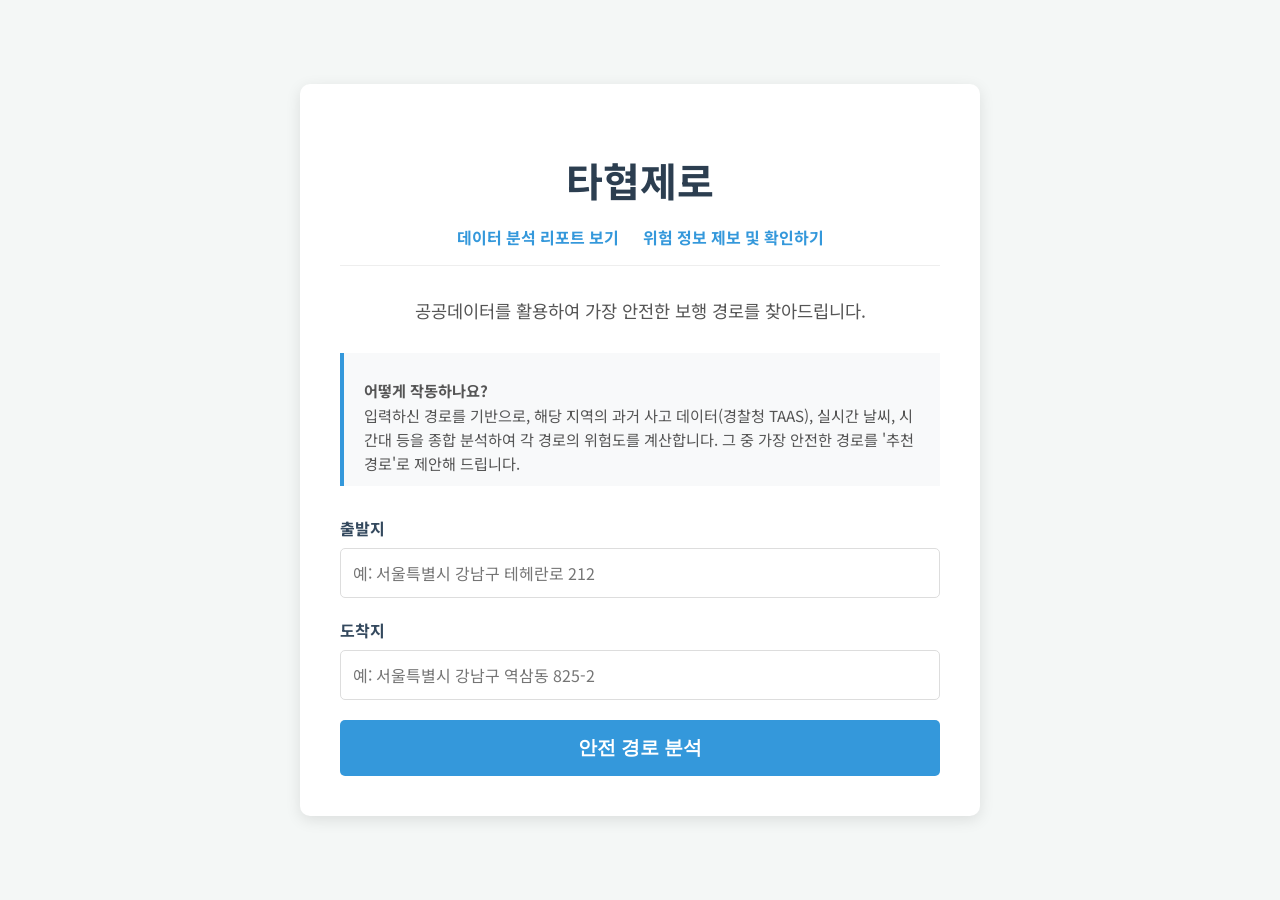
<file: templates/index.html>
<!DOCTYPE html>
<html lang="ko">
<head>
    <meta charset="UTF-8">
    <meta name="viewport" content="width=device-width, initial-scale=1.0">
    <title>타협제로 - 안전 경로 탐색</title>
    <link rel="stylesheet" href="/static/style.css">
    <script type="text/javascript" src="//dapi.kakao.com/v2/maps/sdk.js?appkey={{ kakao_js_key }}"></script>
</head>
<body>
    <div class="container">
        <header class="page-header">
            <h1>타협제로</h1>
            <nav class="header-nav">
                <a href="/analysis">데이터 분석 리포트 보기</a>
                <a href="/reports">위험 정보 제보 및 확인하기</a>
            </nav>
        </header>
        <p>공공데이터를 활용하여 가장 안전한 보행 경로를 찾아드립니다.</p>
        <div class="description-box">
            <p><strong>어떻게 작동하나요?</strong><br>
            입력하신 경로를 기반으로, 해당 지역의 과거 사고 데이터(경찰청 TAAS), 실시간 날씨, 시간대 등을 종합 분석하여 각 경로의 위험도를 계산합니다. 그 중 가장 안전한 경로를 '추천 경로'로 제안해 드립니다.
            </p>
        </div>
        <form id="route-form">
            <div class="input-group">
                <label for="start-address">출발지</label>
                <input type="text" id="start-address" name="start_address" placeholder="예: 서울특별시 강남구 테헤란로 212" required>
            </div>
            <div class="input-group">
                <label for="end-address">도착지</label>
                <input type="text" id="end-address" name="end_address" placeholder="예: 서울특별시 강남구 역삼동 825-2" required>
            </div>
            <button type="submit">안전 경로 분석</button>
        </form>
        <div id="loading-indicator" style="display: none;">
            <p>경로를 분석 중입니다. 잠시만 기다려주세요...</p>
        </div>

        <div id="map" style="width:100%;height:400px;margin-top:30px;display:none;border-radius: 5px; position: relative;">
            <div id="map-legend" style="display: none;"></div>
        </div>

        <div id="result-container" style="display: none;">
            <h2>분석 결과</h2>
            <div id="result-text"></div>
            <div id="result-breakdown"></div>
        </div>
    </div>
    <script src="/static/script.js?v=1.1"></script>
</body>
</html>
</file>
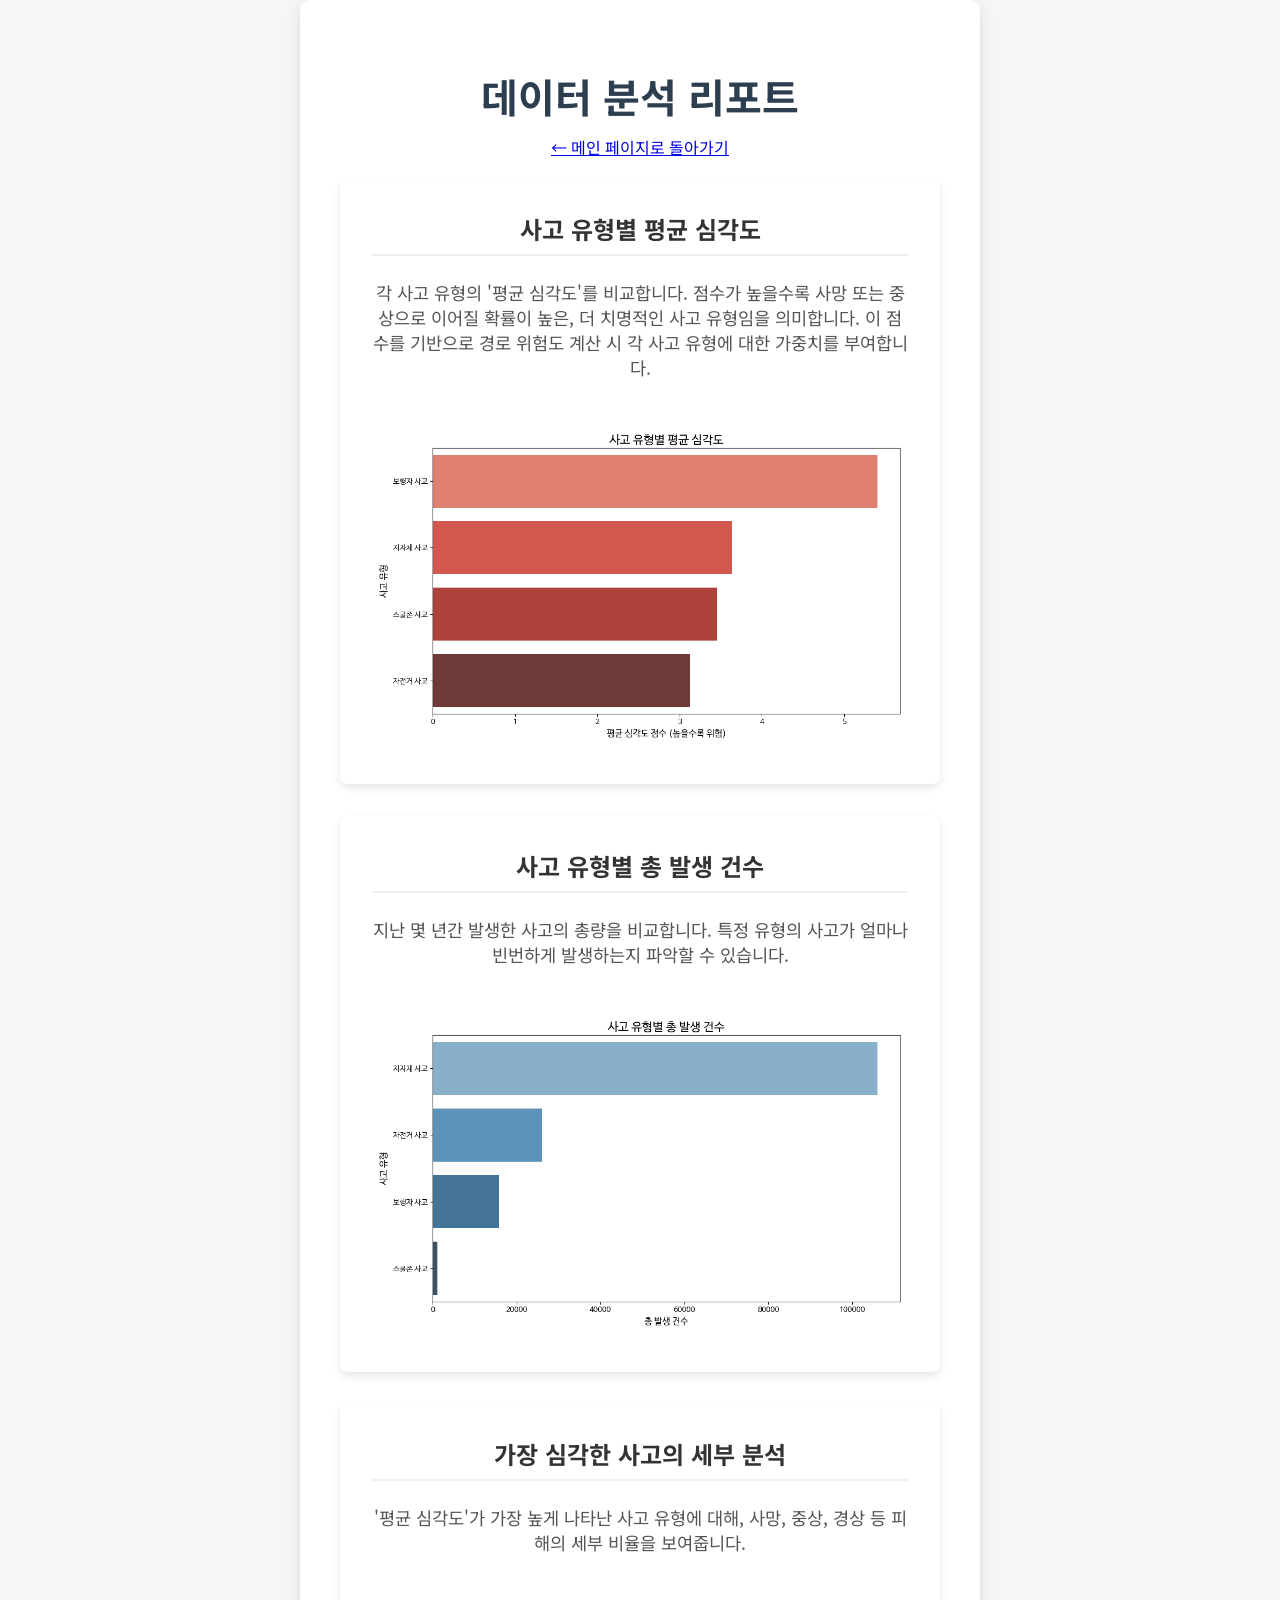
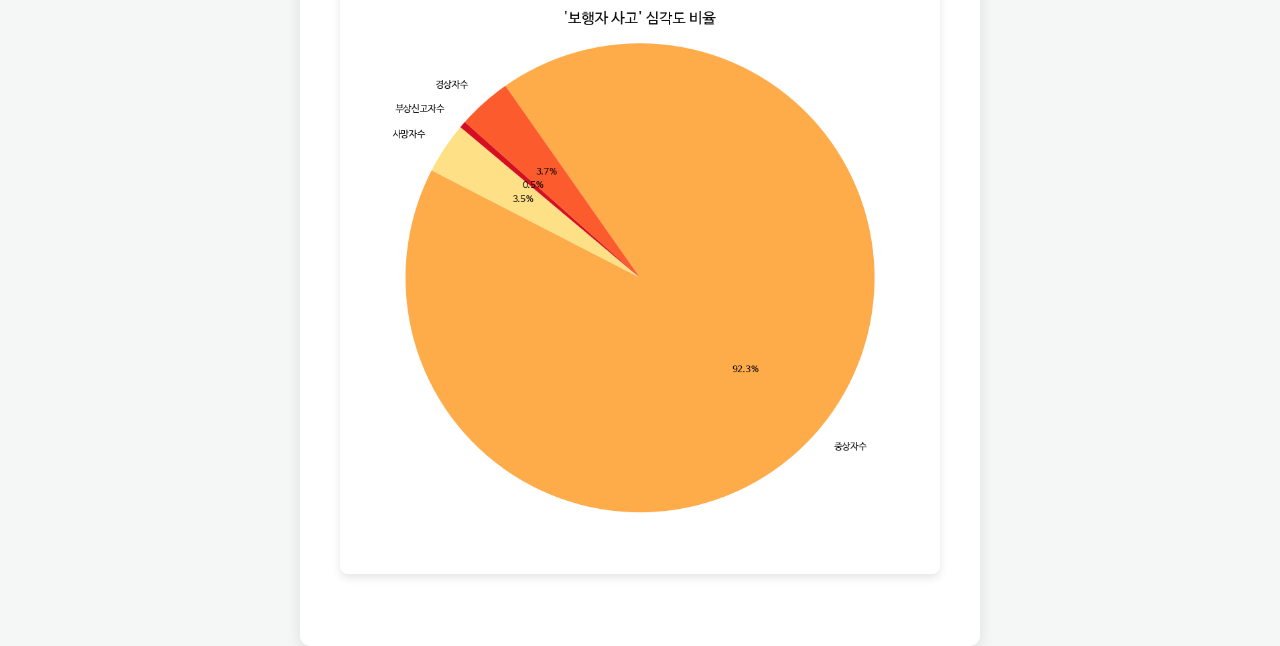
<file: templates/analysis.html>
<!DOCTYPE html>
<html lang="ko">
<head>
    <meta charset="UTF-8">
    <meta name="viewport" content="width=device-width, initial-scale=1.0">
    <title>타협제로 - 데이터 분석 리포트</title>
    <link rel="stylesheet" href="/static/style.css">
    <style>
        .report-container {
            background-color: #fff;
            padding: 2rem;
            border-radius: 8px;
            box-shadow: 0 4px 8px rgba(0,0,0,0.1);
            margin-bottom: 2rem;
        }
        .report-container h2 {
            margin-top: 0;
            border-bottom: 2px solid #eee;
            padding-bottom: 0.5rem;
            margin-bottom: 1.5rem;
        }
        .report-container img {
            max-width: 100%;
            height: auto;
            border-radius: 4px;
            margin-top: 1rem;
        }
    </style>
</head>
<body>
    <div class="container">
        <header class="page-header">
            <h1>데이터 분석 리포트</h1>
            <a href="/">&larr; 메인 페이지로 돌아가기</a>
        </header>

        <div class="report-container">
            <h2>사고 유형별 평균 심각도</h2>
            <p>
                각 사고 유형의 '평균 심각도'를 비교합니다. 점수가 높을수록 사망 또는 중상으로 이어질 확률이 높은, 더 치명적인 사고 유형임을 의미합니다.
                이 점수를 기반으로 경로 위험도 계산 시 각 사고 유형에 대한 가중치를 부여합니다.
            </p>
            <img src="/static/images/report_avg_severity.png" alt="사고 유형별 평균 심각도">
        </div>

        <div class="report-container">
            <h2>사고 유형별 총 발생 건수</h2>
            <p>
                지난 몇 년간 발생한 사고의 총량을 비교합니다. 특정 유형의 사고가 얼마나 빈번하게 발생하는지 파악할 수 있습니다.
            </p>
            <img src="/static/images/report_total_accidents.png" alt="사고 유형별 총 발생 건수">
        </div>

        <div class="report-container">
            <h2>가장 심각한 사고의 세부 분석</h2>
            <p>
                '평균 심각도'가 가장 높게 나타난 사고 유형에 대해, 사망, 중상, 경상 등 피해의 세부 비율을 보여줍니다.
            </p>
            <img src="/static/images/report_severity_ratio.png" alt="가장 심각한 사고의 세부 분석">
        </div>

    </div>
</body>
</html>
</file>
<file: static/style.css>
@import url('https://fonts.googleapis.com/css2?family=Noto+Sans+KR:wght@400;700&display=swap');

body {
    font-family: 'Noto Sans KR', sans-serif;
    background-color: #f4f7f6;
    color: #333;
    display: flex;
    justify-content: center;
    align-items: center;
    min-height: 100vh;
    margin: 0;
}

.container {
    background-color: #fff;
    padding: 40px;
    border-radius: 10px;
    box-shadow: 0 4px 15px rgba(0, 0, 0, 0.1);
    width: 100%;
    max-width: 600px;
    text-align: center;
}

.page-header {
    margin-bottom: 20px;
}

h1 {
    font-size: 2.5em;
    color: #2c3e50;
    margin-bottom: 10px;
}

.header-nav {
    display: flex;
    justify-content: center;
    gap: 1.5rem;
    margin-top: 1rem;
    padding-bottom: 1rem;
    border-bottom: 1px solid #eee;
    margin-bottom: 2rem;
}

.header-nav a {
    text-decoration: none;
    color: #3498db;
    font-weight: 700;
    font-size: 1rem;
    transition: color 0.2s;
}

.header-nav a:hover {
    color: #2980b9;
}


p {
    font-size: 1.1em;
    color: #555;
    margin-bottom: 30px;
}

.description-box {
    background-color: #f8f9fa;
    border-left: 4px solid #3498db;
    padding: 10px 20px;
    margin-bottom: 30px;
    text-align: left;
}

.description-box p {
    font-size: 0.95em;
    color: #555;
    line-height: 1.6;
    margin-bottom: 0;
}

.input-group {
    margin-bottom: 20px;
    text-align: left;
}

.input-group label {
    display: block;
    margin-bottom: 8px;
    font-weight: 700;
    color: #34495e;
}

.input-group input, .input-group textarea {
    width: 100%;
    padding: 12px;
    border: 1px solid #ddd;
    border-radius: 5px;
    font-size: 1em;
    box-sizing: border-box;
    font-family: 'Noto Sans KR', sans-serif;
    resize: vertical;
}

button {
    background-color: #3498db;
    color: white;
    border: none;
    padding: 15px 30px;
    font-size: 1.2em;
    font-weight: 700;
    border-radius: 5px;
    cursor: pointer;
    transition: background-color 0.3s;
    width: 100%;
}

button:hover {
    background-color: #2980b9;
}

#loading-indicator {
    margin-top: 20px;
    color: #555;
}

#map-legend {
    position: absolute;
    bottom: 10px;
    right: 10px;
    background-color: rgba(255, 255, 255, 0.9);
    padding: 10px;
    border-radius: 5px;
    box-shadow: 0 2px 5px rgba(0,0,0,0.2);
    z-index: 10;
    font-size: 0.8rem;
}

#map-legend h5 {
    margin: 0 0 5px 0;
    padding: 0;
    text-align: center;
    font-weight: 700;
}

#map-legend ul {
    list-style: none;
    margin: 0;
    padding: 0;
}

#map-legend li {
    display: flex;
    align-items: center;
    margin-bottom: 4px;
}

#map-legend li:last-child {
    margin-bottom: 0;
}

.legend-color {
    display: inline-block;
    width: 20px;
    height: 8px;
    margin-right: 8px;
    border-radius: 2px;
}

#result-container {
    margin-top: 30px;
    padding: 20px;
    background-color: #ecf0f1;
    border-radius: 5px;
    text-align: left;
}

#result-container h2, #result-breakdown h4 {
    margin-top: 0;
    color: #2c3e50;
    border-bottom: 2px solid #bdc3c7;
    padding-bottom: 10px;
    margin-bottom: 15px;
}

#result-text p {
    margin-bottom: 10px;
    line-height: 1.6;
}

.risk-score {
    font-weight: 700;
    padding: 2px 6px;
    border-radius: 4px;
    color: white;
}

.risk-score.blue { background-color: #3498db; }
.risk-score.green { background-color: #2ecc71; }
.risk-score.yellow { background-color: #f1c40f; color: #333; }
.risk-score.orange { background-color: #e67e22; }
.risk-score.red { background-color: #e74c3c; }


#result-breakdown {
    margin-top: 20px;
}

.breakdown-list {
    list-style-type: none;
    padding: 0;
    margin: 0;
}

.breakdown-list li {
    display: flex;
    justify-content: space-between;
    padding: 10px;
    border-bottom: 1px solid #dde;
}

.breakdown-list li:last-child {
    border-bottom: none;
}

.breakdown-list .reason {
    color: #555;
}

.breakdown-list .score {
    font-weight: 700;
    color: #c0392b;
}
</file>
